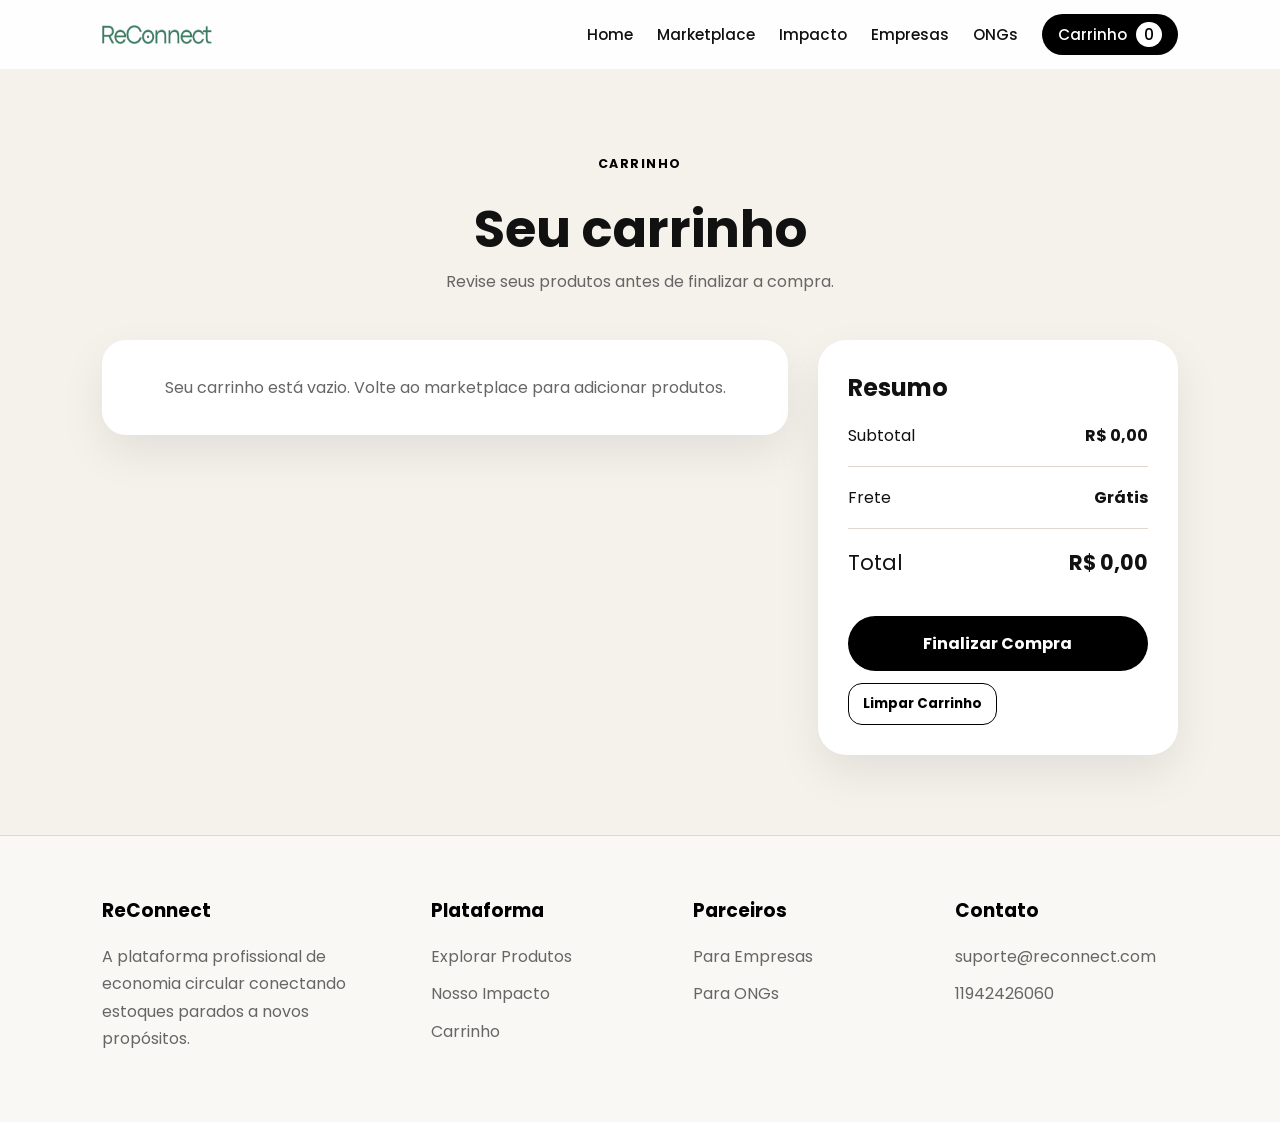
<file: cart.html>
<!DOCTYPE html>
<html lang="pt-br">
<head>
  <meta charset="UTF-8">
  <meta name="viewport" content="width=device-width, initial-scale=1.0">
  <title>Carrinho | ReConnect</title>
  <link rel="stylesheet" href="css/style.css">
  <link href="https://fonts.googleapis.com/css2?family=Poppins:wght@300;400;500;600;700&display=swap" rel="stylesheet">
</head>
<body>

<header>
  <nav class="navbar">
    <a class="brand" href="index.html">
  <img src="img/LogoReconnect.png" alt="ReConnect Logo">

</a>

    <button class="menu-toggle" onclick="toggleMenu()">☰</button>

    <ul class="nav-links" id="navLinks">
      <li><a href="index.html">Home</a></li>
      <li><a href="marketplace.html">Marketplace</a></li>
      <li><a href="impacto.html">Impacto</a></li>
      <li><a href="empresas.html">Empresas</a></li>
      <li><a href="ongs.html">ONGs</a></li>
      <li><a class="nav-cart" href="cart.html">Carrinho <span id="cartCount">0</span></a></li>
    </ul>
  </nav>
</header>


<section class="page">
  <span class="eyebrow dark">Carrinho</span>
  <h1>Seu carrinho</h1>
  <p class="subtitle">Revise seus produtos antes de finalizar a compra.</p>

  <div class="cart-layout">
    <div id="cartItems"></div>

    <aside class="cart-summary">
      <h2>Resumo</h2>
      <div class="summary-line"><span>Subtotal</span><strong id="subtotal">R$ 0,00</strong></div>
      <div class="summary-line"><span>Frete</span><strong>Grátis</strong></div>
      <div class="summary-total"><span>Total</span><strong id="cartTotal">R$ 0,00</strong></div>
      <a class="btn-primary full" href="checkout.html">Finalizar Compra</a>
      <button class="ghost-btn" onclick="clearCart()">Limpar Carrinho</button>
    </aside>
  </div>
</section>


<footer class="footer">
  <div class="footer-grid">
    <div>
      <h3>ReConnect</h3>
      <p>A plataforma profissional de economia circular conectando estoques parados a novos propósitos.</p>
    </div>

    <div>
      <h3>Plataforma</h3>
      <a href="marketplace.html">Explorar Produtos</a>
      <a href="impacto.html">Nosso Impacto</a>
      <a href="cart.html">Carrinho</a>
    </div>

    <div>
      <h3>Parceiros</h3>
      <a href="empresas.html">Para Empresas</a>
      <a href="ongs.html">Para ONGs</a>
    </div>

    <div>
      <h3>Contato</h3>
      <p>suporte@reconnect.com</p>
      <p>11942426060</p>
    </div>
  </div>
</footer>

<script src="js/script.js"></script>
</body>
</html>
</file>
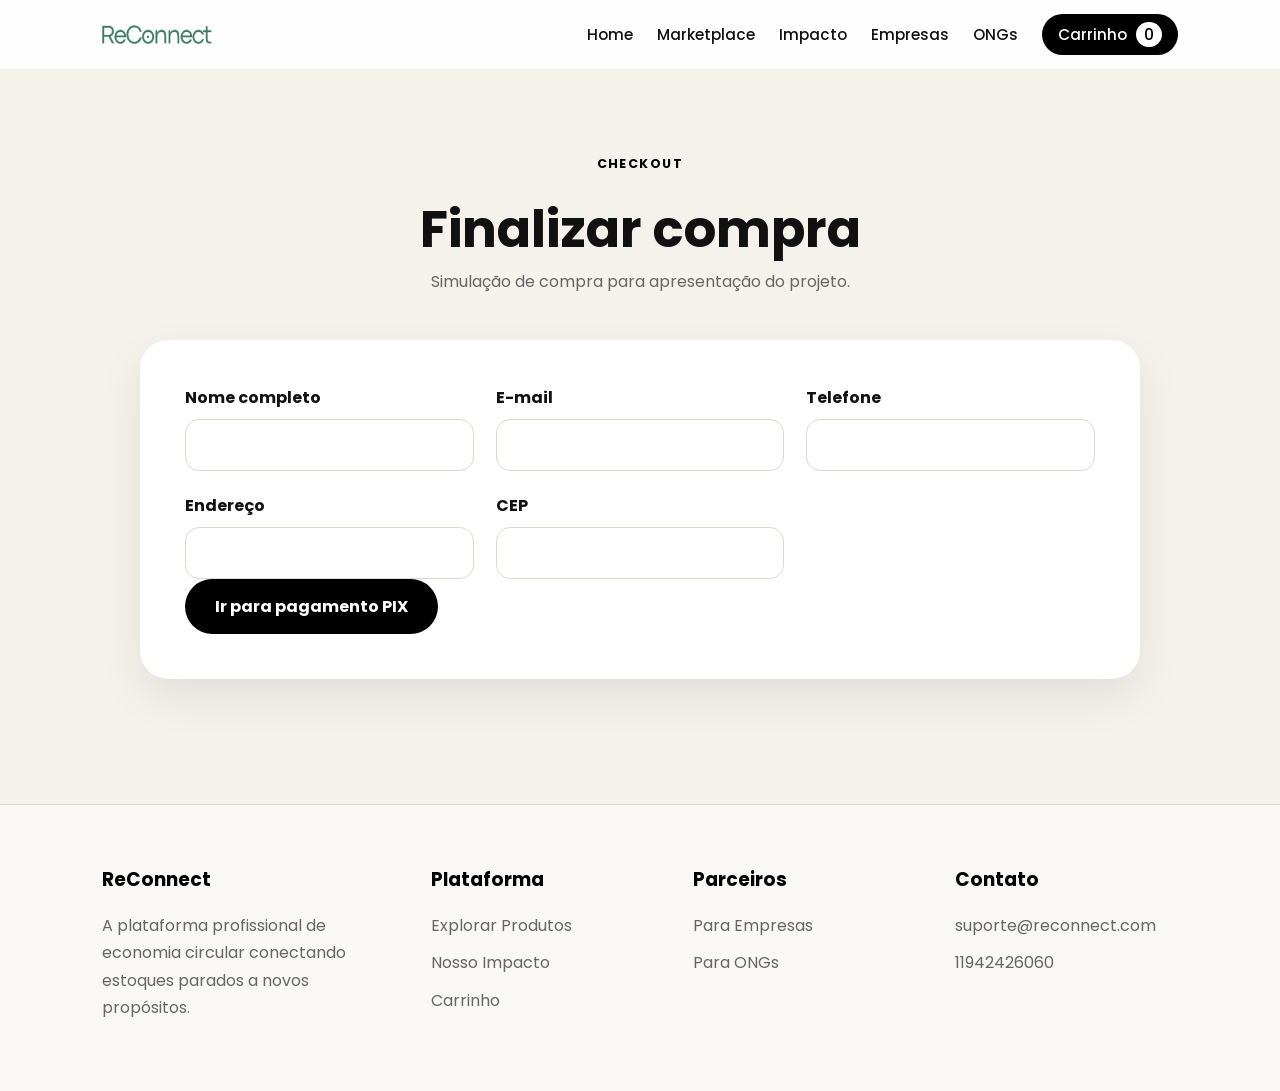
<file: checkout.html>
<!DOCTYPE html>
<html lang="pt-br">
<head>
  <meta charset="UTF-8">
  <meta name="viewport" content="width=device-width, initial-scale=1.0">
  <title>Checkout | ReConnect</title>
  <link rel="stylesheet" href="css/style.css">
  <link href="https://fonts.googleapis.com/css2?family=Poppins:wght@300;400;500;600;700&display=swap" rel="stylesheet">
</head>
<body>

<header>
  <nav class="navbar">
    <a class="brand" href="index.html">
  <img src="img/LogoReconnect.png" alt="ReConnect Logo">

</a>

    <button class="menu-toggle" onclick="toggleMenu()">☰</button>

    <ul class="nav-links" id="navLinks">
      <li><a href="index.html">Home</a></li>
      <li><a href="marketplace.html">Marketplace</a></li>
      <li><a href="impacto.html">Impacto</a></li>
      <li><a href="empresas.html">Empresas</a></li>
      <li><a href="ongs.html">ONGs</a></li>
      <li><a class="nav-cart" href="cart.html">Carrinho <span id="cartCount">0</span></a></li>
    </ul>
  </nav>
</header>


<section class="page">
  <span class="eyebrow dark">Checkout</span>
  <h1>Finalizar compra</h1>
  <p class="subtitle">Simulação de compra para apresentação do projeto.</p>

  <form class="modern-form" id="checkoutForm">
    <div class="form-grid">
      <div><label>Nome completo</label><input type="text" required></div>
      <div><label>E-mail</label><input type="email" required></div>
      <div><label>Telefone</label><input type="text"></div>
      <div><label>Endereço</label><input type="text" required></div>
      <div><label>CEP</label><input type="text"></div>
    </div>
    <a href="pagamento.html" class="btn-primary">Ir para pagamento PIX</a>
  </form>
</section>


<footer class="footer">
  <div class="footer-grid">
    <div>
      <h3>ReConnect</h3>
      <p>A plataforma profissional de economia circular conectando estoques parados a novos propósitos.</p>
    </div>

    <div>
      <h3>Plataforma</h3>
      <a href="marketplace.html">Explorar Produtos</a>
      <a href="impacto.html">Nosso Impacto</a>
      <a href="cart.html">Carrinho</a>
    </div>

    <div>
      <h3>Parceiros</h3>
      <a href="empresas.html">Para Empresas</a>
      <a href="ongs.html">Para ONGs</a>
    </div>

    <div>
      <h3>Contato</h3>
      <p>suporte@reconnect.com</p>
      <p>11942426060</p>
    </div>
  </div>
</footer>

<script src="js/script.js"></script>
</body>
</html>
</file>
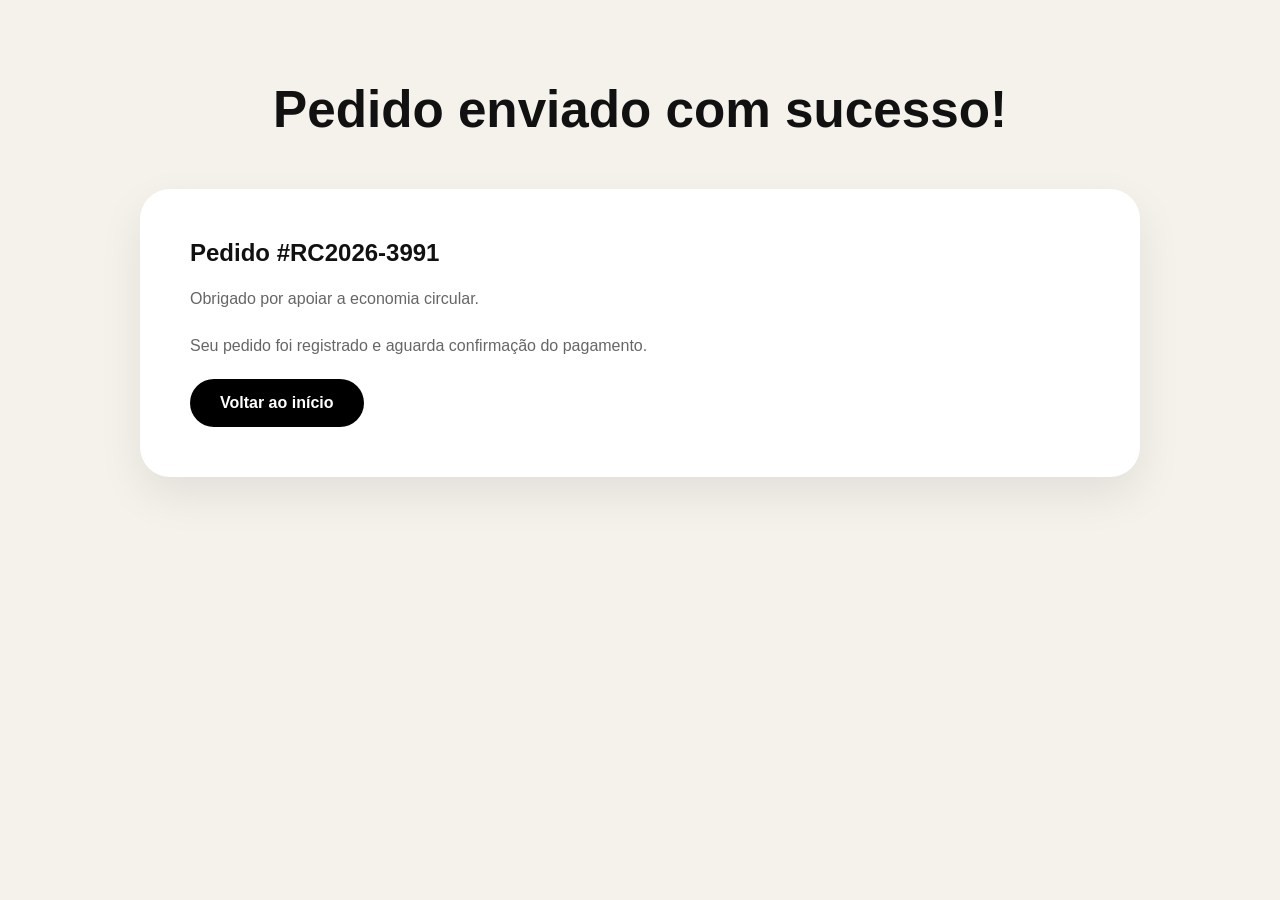
<file: confirmacao.html>
<!DOCTYPE html><html lang="pt-BR"><head><meta charset="UTF-8"><meta name="viewport" content="width=device-width, initial-scale=1.0"><title>Pedido Confirmado</title><link rel="stylesheet" href="css/style.css"></head><body><section class="page"><h1>Pedido enviado com sucesso!</h1><div class="big-card"><h2 id="pedidoNumero"></h2><p>Obrigado por apoiar a economia circular.</p><p>Seu pedido foi registrado e aguarda confirmação do pagamento.</p><br><a href="index.html" class="btn-primary">Voltar ao início</a></div></section><script>const n=Math.floor(Math.random()*9000)+1000;document.getElementById('pedidoNumero').innerHTML='Pedido #RC2026-'+n;</script></body></html>
</file>
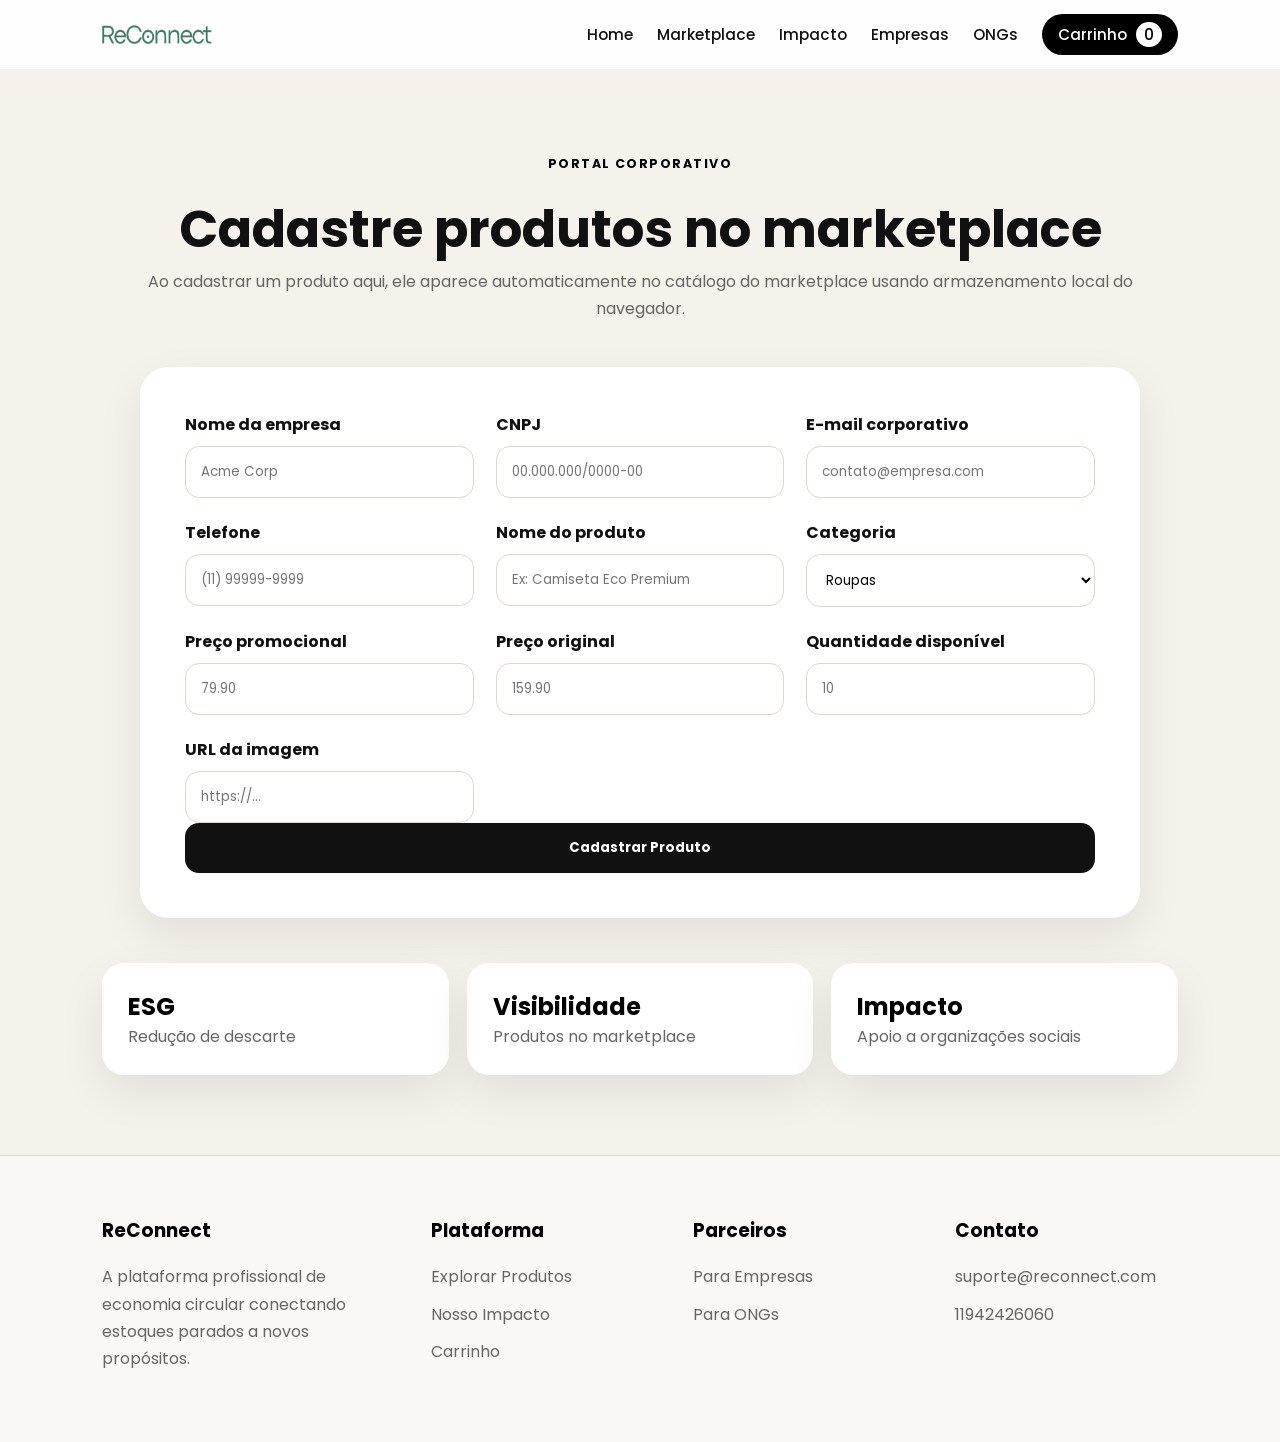
<file: empresas.html>
<!DOCTYPE html>
<html lang="pt-br">
<head>
  <meta charset="UTF-8">
  <meta name="viewport" content="width=device-width, initial-scale=1.0">
  <title>Empresas | ReConnect</title>
  <link rel="stylesheet" href="css/style.css">
  <link href="https://fonts.googleapis.com/css2?family=Poppins:wght@300;400;500;600;700&display=swap" rel="stylesheet">
</head>
<body>

<header>
  <nav class="navbar">
    <a class="brand" href="index.html">
  <img src="img/LogoReconnect.png" alt="ReConnect Logo">

</a>

    <button class="menu-toggle" onclick="toggleMenu()">☰</button>

    <ul class="nav-links" id="navLinks">
      <li><a href="index.html">Home</a></li>
      <li><a href="marketplace.html">Marketplace</a></li>
      <li><a href="impacto.html">Impacto</a></li>
      <li><a href="empresas.html">Empresas</a></li>
      <li><a href="ongs.html">ONGs</a></li>
      <li><a class="nav-cart" href="cart.html">Carrinho <span id="cartCount">0</span></a></li>
    </ul>
  </nav>
</header>


<section class="page">
  <span class="eyebrow dark">Portal Corporativo</span>
  <h1>Cadastre produtos no marketplace</h1>
  <p class="subtitle">Ao cadastrar um produto aqui, ele aparece automaticamente no catálogo do marketplace usando armazenamento local do navegador.</p>

  <form class="modern-form" id="companyForm">
    <div class="form-grid">
      <div><label>Nome da empresa</label><input type="text" id="companyName" placeholder="Acme Corp" required></div>
      <div><label>CNPJ</label><input type="text" id="companyCnpj" placeholder="00.000.000/0000-00"></div>
      <div><label>E-mail corporativo</label><input type="email" id="companyEmail" placeholder="contato@empresa.com"></div>
      <div><label>Telefone</label><input type="text" id="companyPhone" placeholder="(11) 99999-9999"></div>
      <div><label>Nome do produto</label><input type="text" id="newProductName" placeholder="Ex: Camiseta Eco Premium" required></div>
      <div><label>Categoria</label>
        <select id="newProductCategory" required>
          <option value="roupas">Roupas</option>
          <option value="acessorios">Acessórios</option>
          <option value="calcados">Calçados</option>
        </select>
      </div>
      <div><label>Preço promocional</label><input type="number" id="newProductPrice" placeholder="79.90" step="0.01" required></div>
      <div><label>Preço original</label><input type="number" id="newProductOldPrice" placeholder="159.90" step="0.01" required></div>
      <div><label>Quantidade disponível</label><input type="number" id="newProductQuantity" placeholder="10"></div>
      <div><label>URL da imagem</label><input type="url" id="newProductImage" placeholder="https://..."></div>
    </div>
    <button type="submit">Cadastrar Produto</button>
  </form>

  <div class="info-strip">
    <div><strong>ESG</strong><span>Redução de descarte</span></div>
    <div><strong>Visibilidade</strong><span>Produtos no marketplace</span></div>
    <div><strong>Impacto</strong><span>Apoio a organizações sociais</span></div>
  </div>
</section>


<footer class="footer">
  <div class="footer-grid">
    <div>
      <h3>ReConnect</h3>
      <p>A plataforma profissional de economia circular conectando estoques parados a novos propósitos.</p>
    </div>

    <div>
      <h3>Plataforma</h3>
      <a href="marketplace.html">Explorar Produtos</a>
      <a href="impacto.html">Nosso Impacto</a>
      <a href="cart.html">Carrinho</a>
    </div>

    <div>
      <h3>Parceiros</h3>
      <a href="empresas.html">Para Empresas</a>
      <a href="ongs.html">Para ONGs</a>
    </div>

    <div>
      <h3>Contato</h3>
      <p>suporte@reconnect.com</p>
      <p>11942426060</p>
    </div>
  </div>
</footer>

<script src="js/script.js"></script>
</body>
</html>
</file>
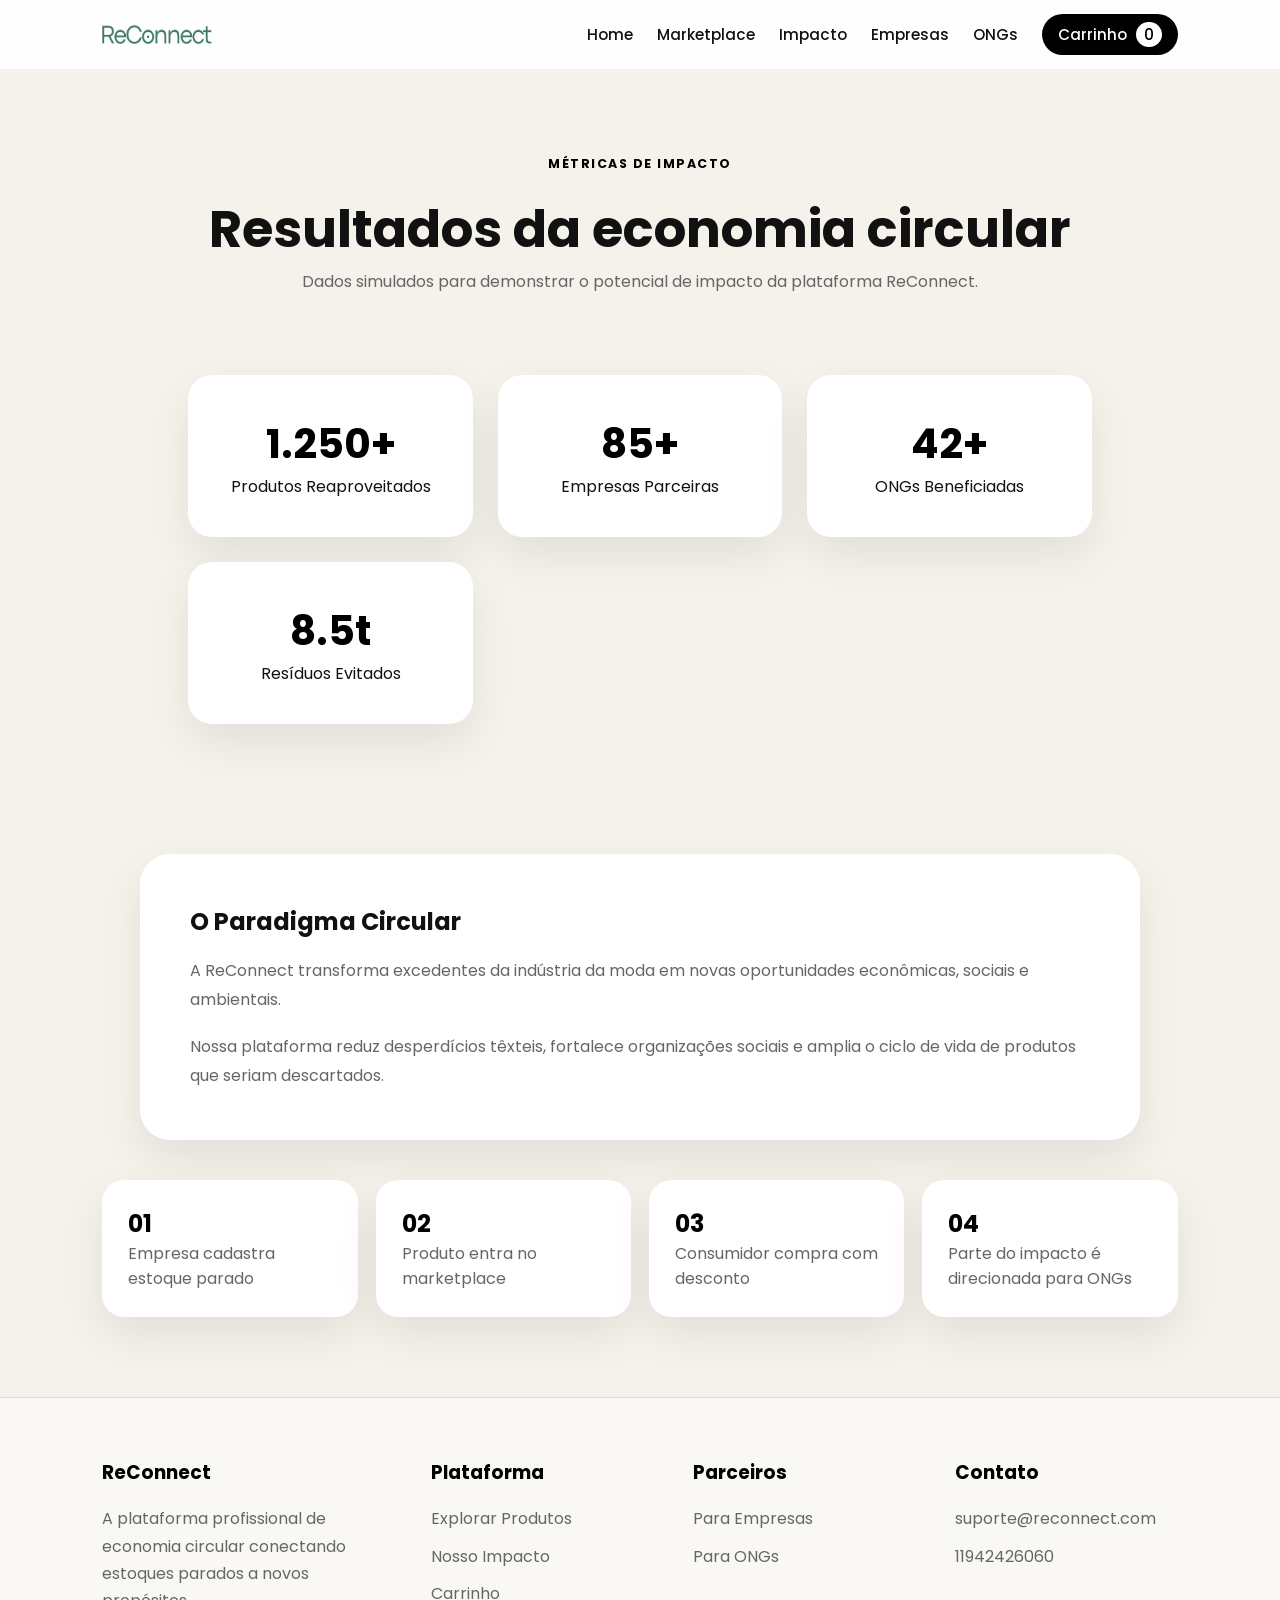
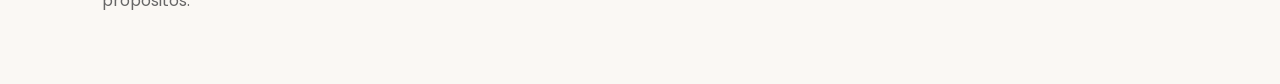
<file: impacto.html>
<!DOCTYPE html>
<html lang="pt-br">
<head>
  <meta charset="UTF-8">
  <meta name="viewport" content="width=device-width, initial-scale=1.0">
  <title>Impacto | ReConnect</title>
  <link rel="stylesheet" href="css/style.css">
  <link href="https://fonts.googleapis.com/css2?family=Poppins:wght@300;400;500;600;700&display=swap" rel="stylesheet">
</head>
<body>

<header>
  <nav class="navbar">
    <a class="brand" href="index.html">
  <img src="img/LogoReconnect.png" alt="ReConnect Logo">
</a>

    <button class="menu-toggle" onclick="toggleMenu()">☰</button>

    <ul class="nav-links" id="navLinks">
      <li><a href="index.html">Home</a></li>
      <li><a href="marketplace.html">Marketplace</a></li>
      <li><a href="impacto.html">Impacto</a></li>
      <li><a href="empresas.html">Empresas</a></li>
      <li><a href="ongs.html">ONGs</a></li>
      <li><a class="nav-cart" href="cart.html">Carrinho <span id="cartCount">0</span></a></li>
    </ul>
  </nav>
</header>


<section class="page">
  <span class="eyebrow dark">Métricas de Impacto</span>
  <h1>Resultados da economia circular</h1>
  <p class="subtitle">Dados simulados para demonstrar o potencial de impacto da plataforma ReConnect.</p>

  <div class="impact-grid">
    <div class="impact-card"><h2>1.250+</h2><p>Produtos Reaproveitados</p></div>
    <div class="impact-card"><h2>85+</h2><p>Empresas Parceiras</p></div>
    <div class="impact-card"><h2>42+</h2><p>ONGs Beneficiadas</p></div>
    <div class="impact-card"><h2>8.5t</h2><p>Resíduos Evitados</p></div>
  </div>

  <div class="big-card">
    <h2>O Paradigma Circular</h2>
    <p>A ReConnect transforma excedentes da indústria da moda em novas oportunidades econômicas, sociais e ambientais.</p>
    <p>Nossa plataforma reduz desperdícios têxteis, fortalece organizações sociais e amplia o ciclo de vida de produtos que seriam descartados.</p>
  </div>

  <div class="timeline">
    <div><strong>01</strong><span>Empresa cadastra estoque parado</span></div>
    <div><strong>02</strong><span>Produto entra no marketplace</span></div>
    <div><strong>03</strong><span>Consumidor compra com desconto</span></div>
    <div><strong>04</strong><span>Parte do impacto é direcionada para ONGs</span></div>
  </div>
</section>


<footer class="footer">
  <div class="footer-grid">
    <div>
      <h3>ReConnect</h3>
      <p>A plataforma profissional de economia circular conectando estoques parados a novos propósitos.</p>
    </div>

    <div>
      <h3>Plataforma</h3>
      <a href="marketplace.html">Explorar Produtos</a>
      <a href="impacto.html">Nosso Impacto</a>
      <a href="cart.html">Carrinho</a>
    </div>

    <div>
      <h3>Parceiros</h3>
      <a href="empresas.html">Para Empresas</a>
      <a href="ongs.html">Para ONGs</a>
    </div>

    <div>
      <h3>Contato</h3>
      <p>suporte@reconnect.com</p>
      <p>11942426060</p>
    </div>
  </div>
</footer>

<script src="js/script.js"></script>
</body>
</html>
</file>
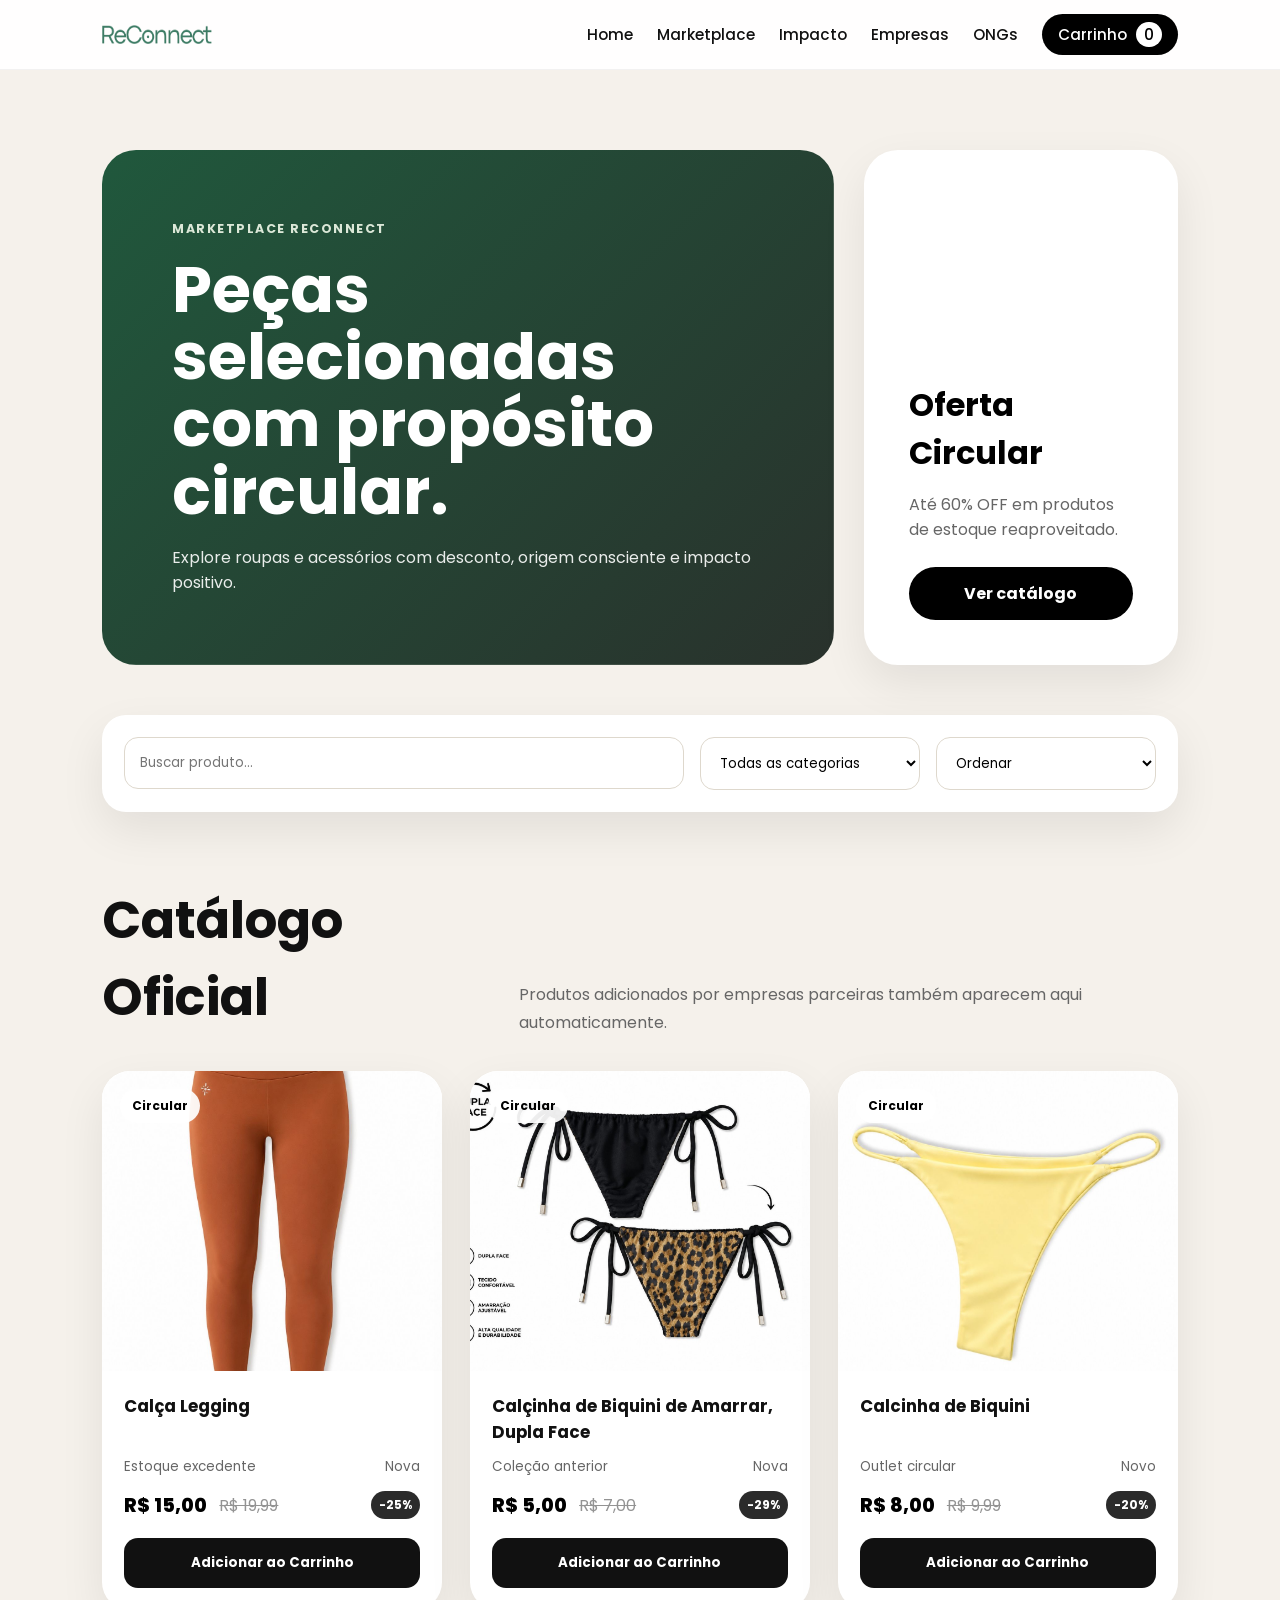
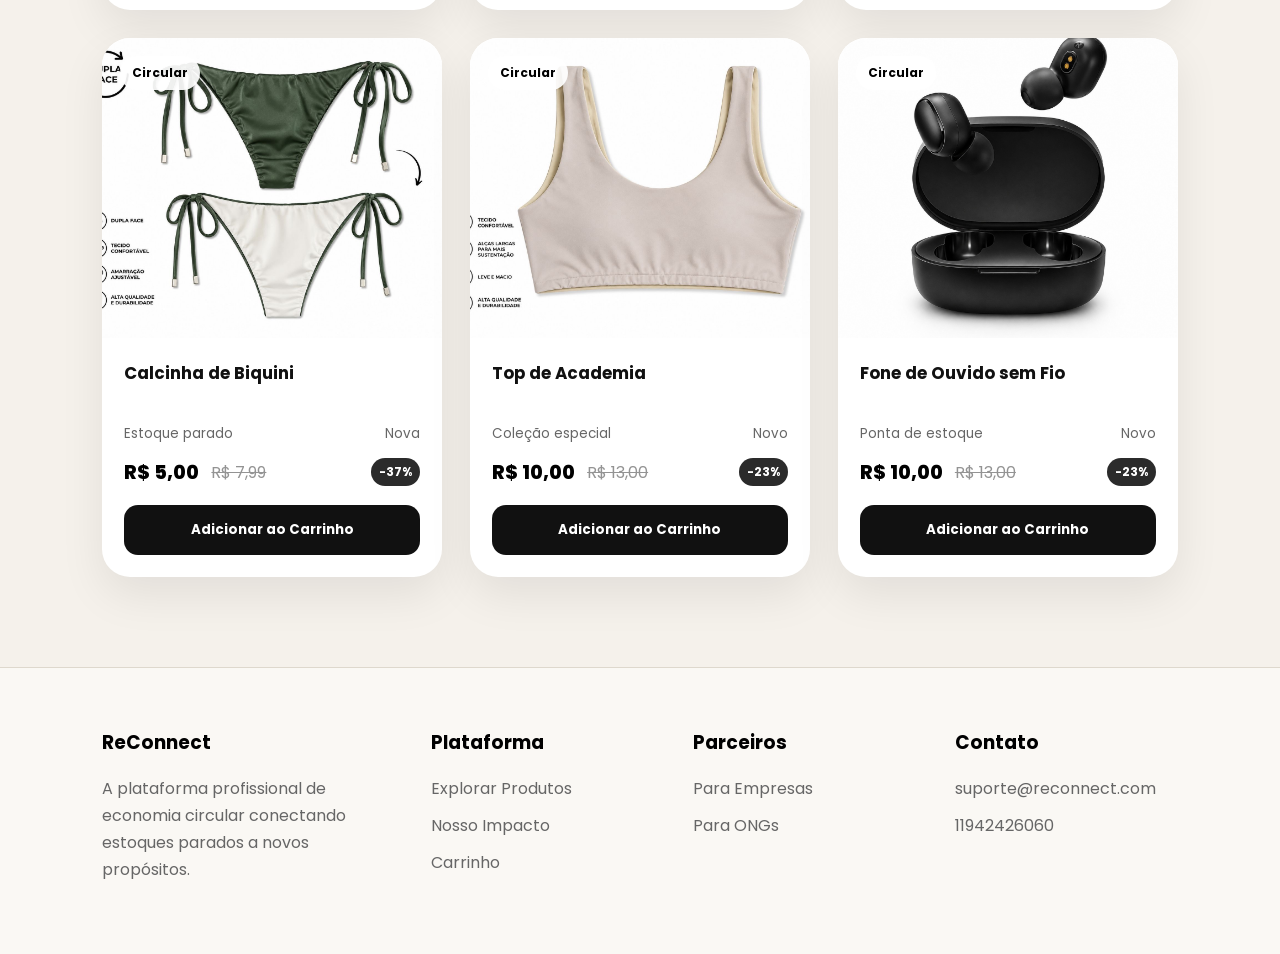
<file: marketplace.html>
<!DOCTYPE html>
<html lang="pt-br">
<head>
  <meta charset="UTF-8">
  <meta name="viewport" content="width=device-width, initial-scale=1.0">
  <title>Marketplace | ReConnect</title>
  <link rel="stylesheet" href="css/style.css">
  <link href="https://fonts.googleapis.com/css2?family=Poppins:wght@300;400;500;600;700&display=swap" rel="stylesheet">
</head>
<body>

<header>
  <nav class="navbar">
    <a class="brand" href="index.html">
  <img src="img/LogoReconnect.png" alt="ReConnect Logo">

</a>

    <button class="menu-toggle" onclick="toggleMenu()">☰</button>

    <ul class="nav-links" id="navLinks">
      <li><a href="index.html">Home</a></li>
      <li><a href="marketplace.html">Marketplace</a></li>
      <li><a href="impacto.html">Impacto</a></li>
      <li><a href="empresas.html">Empresas</a></li>
      <li><a href="ongs.html">ONGs</a></li>
      <li><a class="nav-cart" href="cart.html">Carrinho <span id="cartCount">0</span></a></li>
    </ul>
  </nav>
</header>


<section class="shop-hero">
  <div class="shop-hero-text reveal">
    <span class="eyebrow">Marketplace ReConnect</span>
    <h1>Peças selecionadas com propósito circular.</h1>
    <p>Explore roupas e acessórios com desconto, origem consciente e impacto positivo.</p>
  </div>

  <div class="shop-highlight-card reveal">
    <h3>Oferta Circular</h3>
    <p>Até 60% OFF em produtos de estoque reaproveitado.</p>
    <a href="#catalogo">Ver catálogo</a>
  </div>
</section>

<section class="shop-controls reveal">
  <div class="search-box">
    <input type="text" id="searchInput" placeholder="Buscar produto..." oninput="renderProducts()">
  </div>

  <select id="categoryFilter" onchange="renderProducts()">
    <option value="todos">Todas as categorias</option>
    <option value="roupas">Roupas</option>
    <option value="acessorios">Acessórios</option>
    <option value="calcados">Calçados</option>
  </select>

  <select id="sortFilter" onchange="renderProducts()">
    <option value="padrao">Ordenar</option>
    <option value="menor">Menor preço</option>
    <option value="maior">Maior preço</option>
    <option value="desconto">Maior desconto</option>
  </select>
</section>

<section class="catalog-section" id="catalogo">
  <div class="section-heading reveal">
    <h2>Catálogo Oficial</h2>
    <p>Produtos adicionados por empresas parceiras também aparecem aqui automaticamente.</p>
  </div>

  <div class="product-grid" id="productGrid"></div>
</section>


<footer class="footer">
  <div class="footer-grid">
    <div>
      <h3>ReConnect</h3>
      <p>A plataforma profissional de economia circular conectando estoques parados a novos propósitos.</p>
    </div>

    <div>
      <h3>Plataforma</h3>
      <a href="marketplace.html">Explorar Produtos</a>
      <a href="impacto.html">Nosso Impacto</a>
      <a href="cart.html">Carrinho</a>
    </div>

    <div>
      <h3>Parceiros</h3>
      <a href="empresas.html">Para Empresas</a>
      <a href="ongs.html">Para ONGs</a>
    </div>

    <div>
      <h3>Contato</h3>
      <p>suporte@reconnect.com</p>
      <p>11942426060</p>
    </div>
  </div>
</footer>

<script src="js/script.js"></script>
</body>
</html>
</file>
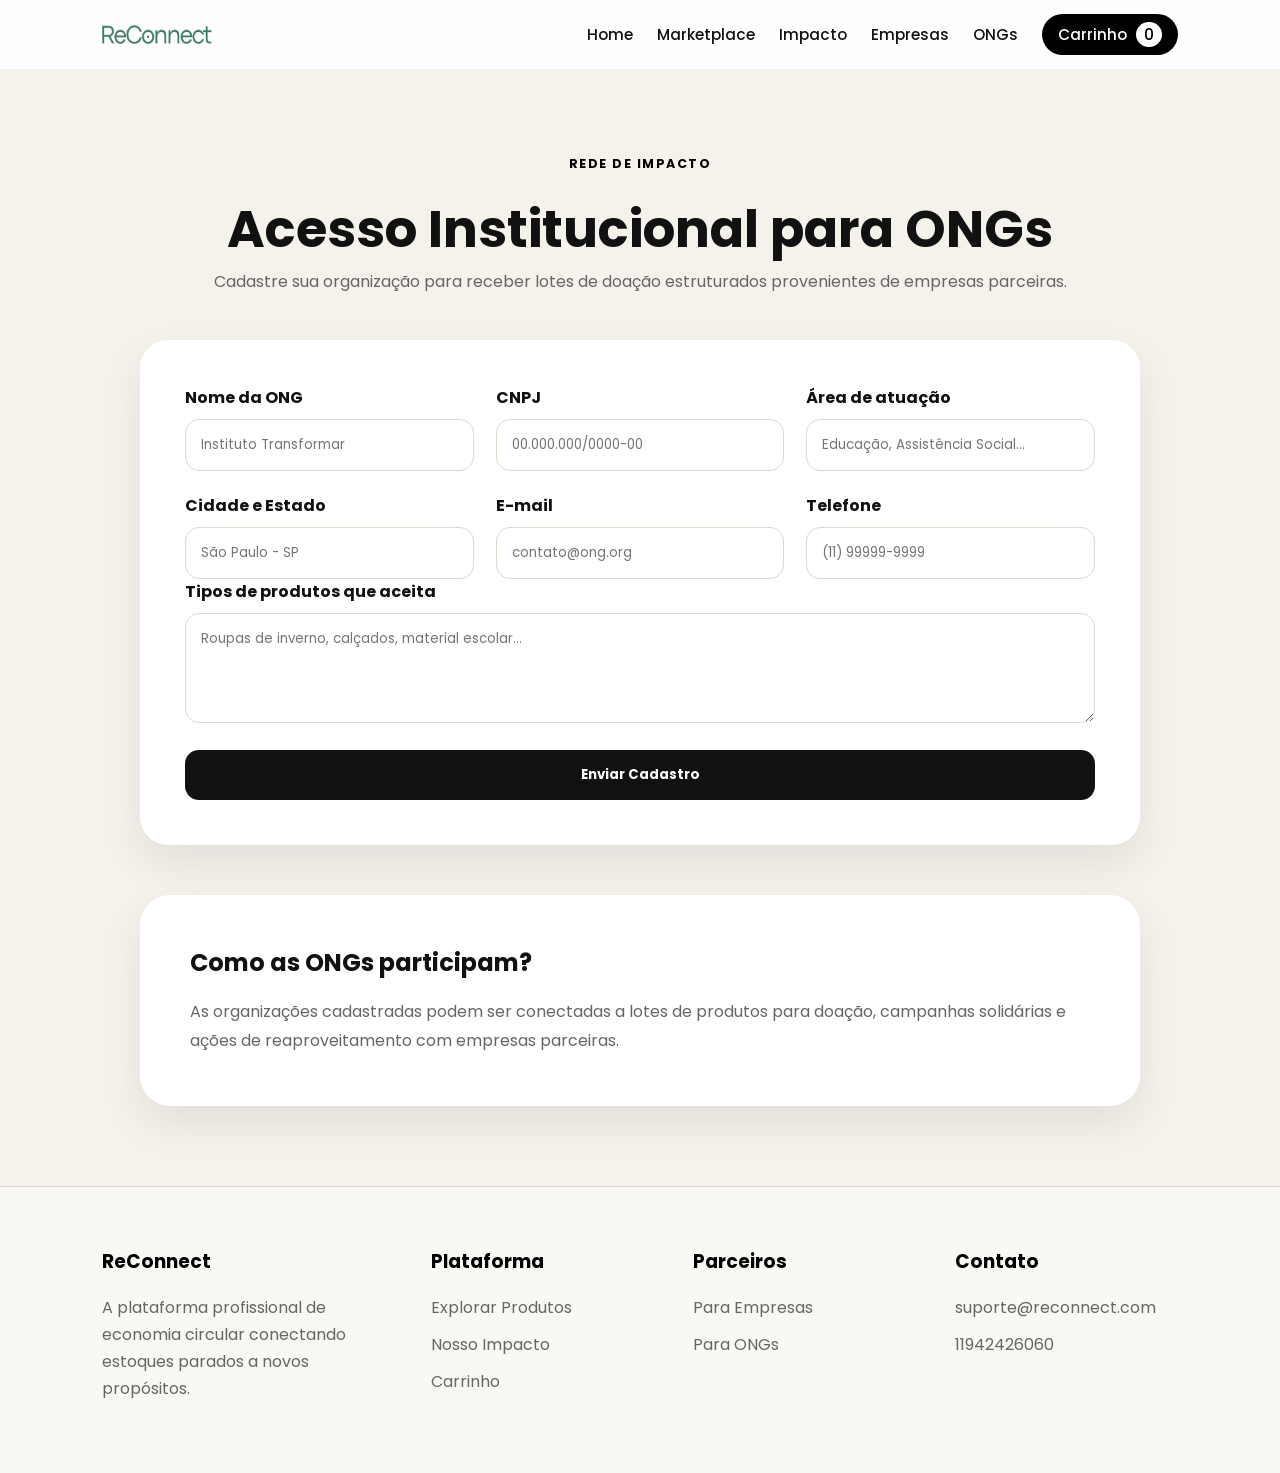
<file: ongs.html>
<!DOCTYPE html>
<html lang="pt-br">
<head>
  <meta charset="UTF-8">
  <meta name="viewport" content="width=device-width, initial-scale=1.0">
  <title>ONGs | ReConnect</title>
  <link rel="stylesheet" href="css/style.css">
  <link href="https://fonts.googleapis.com/css2?family=Poppins:wght@300;400;500;600;700&display=swap" rel="stylesheet">
</head>
<body>

<header>
  <nav class="navbar">
    <a class="brand" href="index.html">
  <img src="img/LogoReconnect.png" alt="ReConnect Logo">

</a>

    <button class="menu-toggle" onclick="toggleMenu()">☰</button>

    <ul class="nav-links" id="navLinks">
      <li><a href="index.html">Home</a></li>
      <li><a href="marketplace.html">Marketplace</a></li>
      <li><a href="impacto.html">Impacto</a></li>
      <li><a href="empresas.html">Empresas</a></li>
      <li><a href="ongs.html">ONGs</a></li>
      <li><a class="nav-cart" href="cart.html">Carrinho <span id="cartCount">0</span></a></li>
    </ul>
  </nav>
</header>


<section class="page">
  <span class="eyebrow dark">Rede de impacto</span>
  <h1>Acesso Institucional para ONGs</h1>
  <p class="subtitle">Cadastre sua organização para receber lotes de doação estruturados provenientes de empresas parceiras.</p>

  <form class="modern-form" id="ongForm">
    <div class="form-grid">
      <div><label>Nome da ONG</label><input type="text" placeholder="Instituto Transformar" required></div>
      <div><label>CNPJ</label><input type="text" placeholder="00.000.000/0000-00"></div>
      <div><label>Área de atuação</label><input type="text" placeholder="Educação, Assistência Social..."></div>
      <div><label>Cidade e Estado</label><input type="text" placeholder="São Paulo - SP"></div>
      <div><label>E-mail</label><input type="email" placeholder="contato@ong.org"></div>
      <div><label>Telefone</label><input type="text" placeholder="(11) 99999-9999"></div>
    </div>
    <label class="full-label">Tipos de produtos que aceita</label>
    <textarea placeholder="Roupas de inverno, calçados, material escolar..."></textarea>
    <button type="submit">Enviar Cadastro</button>
  </form>

  <div class="big-card">
    <h2>Como as ONGs participam?</h2>
    <p>As organizações cadastradas podem ser conectadas a lotes de produtos para doação, campanhas solidárias e ações de reaproveitamento com empresas parceiras.</p>
  </div>
</section>


<footer class="footer">
  <div class="footer-grid">
    <div>
      <h3>ReConnect</h3>
      <p>A plataforma profissional de economia circular conectando estoques parados a novos propósitos.</p>
    </div>

    <div>
      <h3>Plataforma</h3>
      <a href="marketplace.html">Explorar Produtos</a>
      <a href="impacto.html">Nosso Impacto</a>
      <a href="cart.html">Carrinho</a>
    </div>

    <div>
      <h3>Parceiros</h3>
      <a href="empresas.html">Para Empresas</a>
      <a href="ongs.html">Para ONGs</a>
    </div>

    <div>
      <h3>Contato</h3>
      <p>suporte@reconnect.com</p>
      <p>11942426060</p>
    </div>
  </div>
</footer>

<script src="js/script.js"></script>
</body>
</html>
</file>
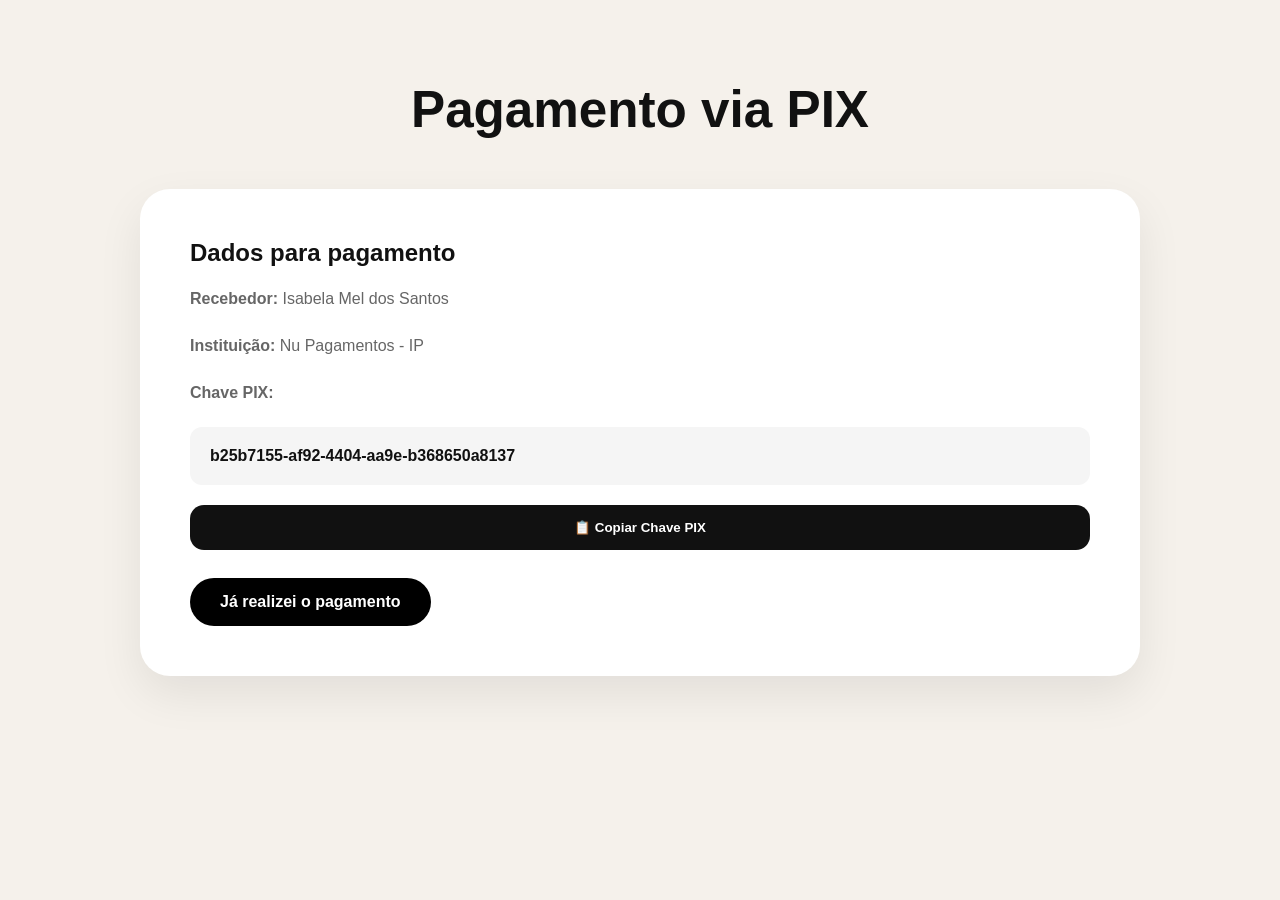
<file: pagamento.html>
<!DOCTYPE html><html lang="pt-BR"><head><meta charset="UTF-8"><meta name="viewport" content="width=device-width, initial-scale=1.0"><title>Pagamento PIX</title><link rel="stylesheet" href="css/style.css"></head><body><section class="page"><h1>Pagamento via PIX</h1><div class="big-card"><h2>Dados para pagamento</h2><p><strong>Recebedor:</strong> Isabela Mel dos Santos</p><p><strong>Instituição:</strong> Nu Pagamentos - IP</p><p><strong>Chave PIX:</strong></p><div class="pix-box"><span id="pixKey">b25b7155-af92-4404-aa9e-b368650a8137</span></div><button onclick="copiarPix()">📋 Copiar Chave PIX</button><p id="pixMessage"></p><br><a href="confirmacao.html" class="btn-primary">Já realizei o pagamento</a></div></section><script>function copiarPix(){navigator.clipboard.writeText('b25b7155-af92-4404-aa9e-b368650a8137');document.getElementById('pixMessage').innerHTML='✓ Chave PIX copiada com sucesso!';}</script></body></html>
</file>
<file: css/style.css>
*{
  margin:0;
  padding:0;
  box-sizing:border-box;
  font-family:'Poppins',sans-serif;
}

:root{
  --bg:#f5f1eb;
  --card:#ffffff;
  --text:#111111;
  --muted:#666666;

  --green:#000000;
  --green-soft:#2b2b2b;

  --sand:#e4d6c1;
  --line:#ded8cd;

  --shadow:0 18px 45px rgba(0,0,0,.08);
}

html{
  scroll-behavior:smooth;
}

body{
  background:var(--bg);
  color:var(--text);
}

.navbar{
  display:flex;
  justify-content:space-between;
  align-items:center;
  padding:22px 8%;
  background:rgba(255,255,255,.92);
  backdrop-filter:blur(16px);
  position:sticky;
  top:0;
  z-index:999;
  border-bottom:1px solid rgba(0,0,0,.05);
}

.brand{
  display:flex;
  align-items:center;
  gap:12px;
  color:var(--green);
  text-decoration:none;
  font-weight:700;
  font-size:1.2rem;
}

.brand img{
  width: 110px;
  height: 19px;

}


.nav-links{
  display:flex;
  gap:24px;
  list-style:none;
  align-items:center;
}

.nav-links a{
  color:var(--text);
  text-decoration:none;
  font-weight:500;
  font-size:.95rem;
}

.nav-links a:hover{
  color:var(--green);
}

.nav-cart{
  padding:10px 16px;
  background:var(--green);
  color:white !important;
  border-radius:999px;
}

#cartCount{
  background:white;
  color:var(--green);
  padding:2px 8px;
  border-radius:999px;
  margin-left:5px;
}

.menu-toggle{
  display:none;
  background:transparent;
  color:var(--text);
  width:auto;
  margin:0;
  font-size:1.5rem;
}

.hero{
  min-height:88vh;
  display:flex;
  justify-content:center;
  align-items:center;
  text-align:center;
  padding:120px 8%;
  background:
  linear-gradient(rgba(0,0,0,.62),rgba(0,0,0,.62)),
  url('https://images.unsplash.com/photo-1483985988355-763728e1935b?q=80&w=1600&auto=format&fit=crop');
  background-size:cover;
  background-position:center;
  color:white;
}

.eyebrow{
  display:inline-block;
  margin-bottom:18px;
  letter-spacing:.12em;
  text-transform:uppercase;
  font-size:.78rem;
  font-weight:700;
  color:#dce8d8;
}

.eyebrow.dark{
  color:var(--green);
}

.hero h1{
  font-size:clamp(2.7rem,6vw,5.2rem);
  line-height:1.04;
  max-width:950px;
  margin:auto;
}

.hero p{
  max-width:720px;
  margin:24px auto 34px;
  font-size:1.15rem;
  opacity:.92;
}

.hero-buttons{
  display:flex;
  justify-content:center;
  gap:16px;
  flex-wrap:wrap;
}

.btn-primary,.btn-secondary{
  display:inline-block;
  padding:15px 30px;
  border-radius:999px;
  text-decoration:none;
  font-weight:700;
  transition:.25s;
}

.btn-primary{
  background:var(--green);
  color:white;
}

.btn-secondary{
  border:2px solid white;
  color:white;
}

.btn-primary:hover,.btn-secondary:hover,.product-card:hover{
  transform:translateY(-5px);
}

.metrics,.impact-grid{
  display:grid;
  grid-template-columns:repeat(auto-fit,minmax(230px,1fr));
  gap:25px;
  padding:80px 8%;
}

.metric-card,.impact-card{
  background:var(--card);
  padding:38px;
  border-radius:24px;
  text-align:center;
  box-shadow:var(--shadow);
}

.metric-card h3,.impact-card h2{
  font-size:2.55rem;
  color:var(--green);
}

.home-block{
  margin:0 8% 80px;
  padding:55px;
  background:var(--card);
  border-radius:32px;
  display:grid;
  grid-template-columns:1fr 1fr;
  gap:40px;
  box-shadow:var(--shadow);
}

.home-block h2{
  font-size:2.4rem;
}

.home-block p{
  color:var(--muted);
  line-height:1.8;
}

.shop-hero{
  padding:80px 8% 50px;
  display:grid;
  grid-template-columns:1.4fr .6fr;
  gap:30px;
  align-items:stretch;
}

.shop-hero-text{
  background:
  linear-gradient(135deg,rgba(13,75,45,.92),rgba(23,33,27,.92)),
  url('https://images.unsplash.com/photo-1496747611176-843222e1e57c?q=80&w=1600&auto=format&fit=crop');
  background-size:cover;
  background-position:center;
  color:white;
  padding:70px;
  border-radius:34px;
  min-height:380px;
  display:flex;
  flex-direction:column;
  justify-content:center;
}

.shop-hero-text h1{
  font-size:clamp(2.4rem,5vw,4.5rem);
  line-height:1.05;
  max-width:820px;
}

.shop-hero-text p{
  margin-top:20px;
  max-width:650px;
  opacity:.9;
}

.shop-highlight-card{
  background:var(--card);
  border-radius:34px;
  padding:45px;
  box-shadow:var(--shadow);
  display:flex;
  flex-direction:column;
  justify-content:flex-end;
}

.shop-highlight-card h3{
  font-size:2rem;
  color:var(--green);
}

.shop-highlight-card p{
  margin:15px 0 25px;
  color:var(--muted);
}

.shop-highlight-card a{
  color:white;
  background:var(--green);
  padding:14px 22px;
  border-radius:999px;
  text-decoration:none;
  text-align:center;
  font-weight:700;
}

.shop-controls{
  margin:0 8% 20px;
  background:white;
  padding:22px;
  border-radius:24px;
  display:grid;
  grid-template-columns:1fr 220px 220px;
  gap:16px;
  box-shadow:var(--shadow);
}

.shop-controls input,.shop-controls select{
  width:100%;
  padding:15px;
  border:1px solid var(--line);
  border-radius:14px;
  background:#fff;
}

.catalog-section{
  padding:50px 8% 90px;
}

.section-heading{
  display:flex;
  justify-content:space-between;
  align-items:end;
  gap:30px;
  margin-bottom:35px;
}

.section-heading h2,.page h1{
  font-size:clamp(2.2rem,4vw,3.8rem);
}

.section-heading p,.subtitle{
  color:var(--muted);
  line-height:1.7;
}

.product-grid{
  display:grid;
  grid-template-columns:repeat(auto-fit,minmax(260px,1fr));
  gap:28px;
}

.product-card{
  background:white;
  border-radius:28px;
  overflow:hidden;
  box-shadow:var(--shadow);
  transition:.25s;
  position:relative;
}

.product-image-wrap{
  height:300px;
  overflow:hidden;
  position:relative;
}

.product-image-wrap img{
  width:100%;
  height:100%;
  object-fit:cover;
  display:block;
  transition:.35s;
}

.product-card:hover img{
  transform:scale(1.05);
}

.product-badge{
  position:absolute;
  top:18px;
  left:18px;
  background:rgba(255,255,255,.92);
  color:var(--green);
  padding:8px 12px;
  border-radius:999px;
  font-size:.75rem;
  font-weight:700;
}

.product-info{
  padding:22px;
}

.product-info h3{
  font-size:1.05rem;
  min-height:54px;
}

.product-meta{
  display:flex;
  justify-content:space-between;
  gap:10px;
  color:var(--muted);
  margin:10px 0;
  font-size:.84rem;
}

.price-area{
  display:flex;
  align-items:center;
  gap:12px;
  margin:14px 0 18px;
}

.current-price{
  color:var(--green);
  font-weight:800;
  font-size:1.2rem;
}

.old-price{
  text-decoration:line-through;
  opacity:.45;
}

.discount{
  margin-left:auto;
  color:white;
  background:var(--green-soft);
  padding:5px 8px;
  border-radius:999px;
  font-size:.75rem;
  font-weight:700;
}

.product-card button,.modern-form button,button{
  width:100%;
  padding:15px;
  border:none;
  border-radius:14px;
  background:var(--text);
  color:white;
  cursor:pointer;
  font-weight:700;
  transition:.25s;
}

.product-card button:hover,.modern-form button:hover,button:hover{
  background:var(--green);
}

.page{
  padding:80px 8%;
  text-align:center;
}

.big-card{
  margin:50px auto 0;
  background:white;
  padding:50px;
  border-radius:30px;
  max-width:1000px;
  text-align:left;
  box-shadow:var(--shadow);
}

.big-card p{
  margin-top:18px;
  color:var(--muted);
  line-height:1.8;
}

.timeline,.info-strip{
  margin:40px auto 0;
  max-width:1100px;
  display:grid;
  grid-template-columns:repeat(auto-fit,minmax(220px,1fr));
  gap:18px;
}

.timeline div,.info-strip div{
  background:white;
  padding:26px;
  border-radius:22px;
  box-shadow:var(--shadow);
  text-align:left;
}

.timeline strong,.info-strip strong{
  display:block;
  color:var(--green);
  font-size:1.5rem;
}

.timeline span,.info-strip span{
  color:var(--muted);
}

.modern-form{
  background:white;
  padding:45px;
  border-radius:28px;
  max-width:1000px;
  margin:45px auto;
  box-shadow:var(--shadow);
  text-align:left;
}

.form-grid{
  display:grid;
  grid-template-columns:repeat(auto-fit,minmax(250px,1fr));
  gap:22px;
}

label,.full-label{
  display:block;
  margin-bottom:9px;
  font-weight:700;
}

input,select,textarea{
  width:100%;
  padding:15px;
  border:1px solid var(--line);
  border-radius:14px;
  background:white;
}

textarea{
  margin-bottom:20px;
  resize:vertical;
  min-height:110px;
}

.cart-layout{
  display:grid;
  grid-template-columns:1fr 360px;
  gap:30px;
  margin-top:45px;
  text-align:left;
}

.cart-item{
  background:white;
  padding:22px;
  border-radius:22px;
  box-shadow:var(--shadow);
  display:grid;
  grid-template-columns:80px 1fr auto;
  gap:18px;
  align-items:center;
  margin-bottom:18px;
}

.cart-item img{
  width:80px;
  height:80px;
  object-fit:cover;
  border-radius:16px;
}

.cart-actions{
  display:flex;
  gap:8px;
  align-items:center;
}

.qty-btn,.remove-btn,.ghost-btn{
  width:auto;
  padding:10px 14px;
  margin:0;
}

.remove-btn,.ghost-btn{
  background:transparent;
  color:var(--green);
  border:1px solid var(--green);
}

.cart-summary{
  background:white;
  border-radius:28px;
  padding:30px;
  box-shadow:var(--shadow);
  height:max-content;
  position:sticky;
  top:110px;
}

.summary-line,.summary-total{
  display:flex;
  justify-content:space-between;
  padding:18px 0;
  border-bottom:1px solid var(--line);
}

.summary-total{
  font-size:1.3rem;
  border-bottom:none;
}

.full{
  width:100%;
  text-align:center;
  margin:20px 0 12px;
}

.empty-cart{
  background:white;
  padding:35px;
  border-radius:24px;
  box-shadow:var(--shadow);
  text-align:center;
  color:var(--muted);
}

.footer{
  padding:60px 8%;
  border-top:1px solid var(--line);
  background:#faf8f4;
}

.footer-grid{
  display:grid;
  grid-template-columns:1.3fr 1fr 1fr 1fr;
  gap:40px;
}

.footer h3{
  color:var(--green);
  margin-bottom:18px;
}

.footer a,.footer p{
  display:block;
  text-decoration:none;
  color:var(--muted);
  margin-bottom:10px;
  line-height:1.7;
}

.reveal{
  animation:fadeUp .7s ease both;
}

@keyframes fadeUp{
  from{opacity:0;transform:translateY(18px)}
  to{opacity:1;transform:translateY(0)}
}

@media(max-width:900px){
  .menu-toggle{display:block}
  .navbar{align-items:flex-start}
  .nav-links{
    display:none;
    width:100%;
    flex-direction:column;
    gap:10px;
    margin-top:15px;
  }
  .nav-links.open{display:flex}
  .shop-hero,.home-block,.cart-layout,.shop-controls,.footer-grid{
    grid-template-columns:1fr;
  }
  .shop-hero-text{
    padding:45px;
  }
  .section-heading{
    display:block;
  }
}

@media(max-width:600px){
  .navbar{
    padding:18px 6%;
  }
  .hero,.page,.catalog-section{
    padding-left:6%;
    padding-right:6%;
  }
  .hero h1{
    font-size:2.5rem;
  }
  .metrics,.impact-grid{
    padding-left:6%;
    padding-right:6%;
  }
  .modern-form,.big-card{
    padding:28px;
  }
  .cart-item{
    grid-template-columns:1fr;
  }
}

.gallery-home{
  padding: 40px 8% 80px;

  display:grid;

  grid-template-columns:
  repeat(3,1fr);

  grid-auto-rows:260px;

  gap:20px;
}

.gallery-card{
  overflow:hidden;
  border-radius:28px;
  position:relative;
}

.gallery-card.large{
  grid-row: span 2;
}

.gallery-card img{
  width:100%;
  height:100%;
  object-fit:cover;

  transition:.4s;
}

.gallery-card:hover img{
  transform:scale(1.05);
}
.pix-box{background:#f5f5f5;padding:20px;border-radius:12px;margin:20px 0;word-break:break-all;font-weight:600;}#pixMessage{color:green;font-weight:600;margin-top:10px;}
</file>
